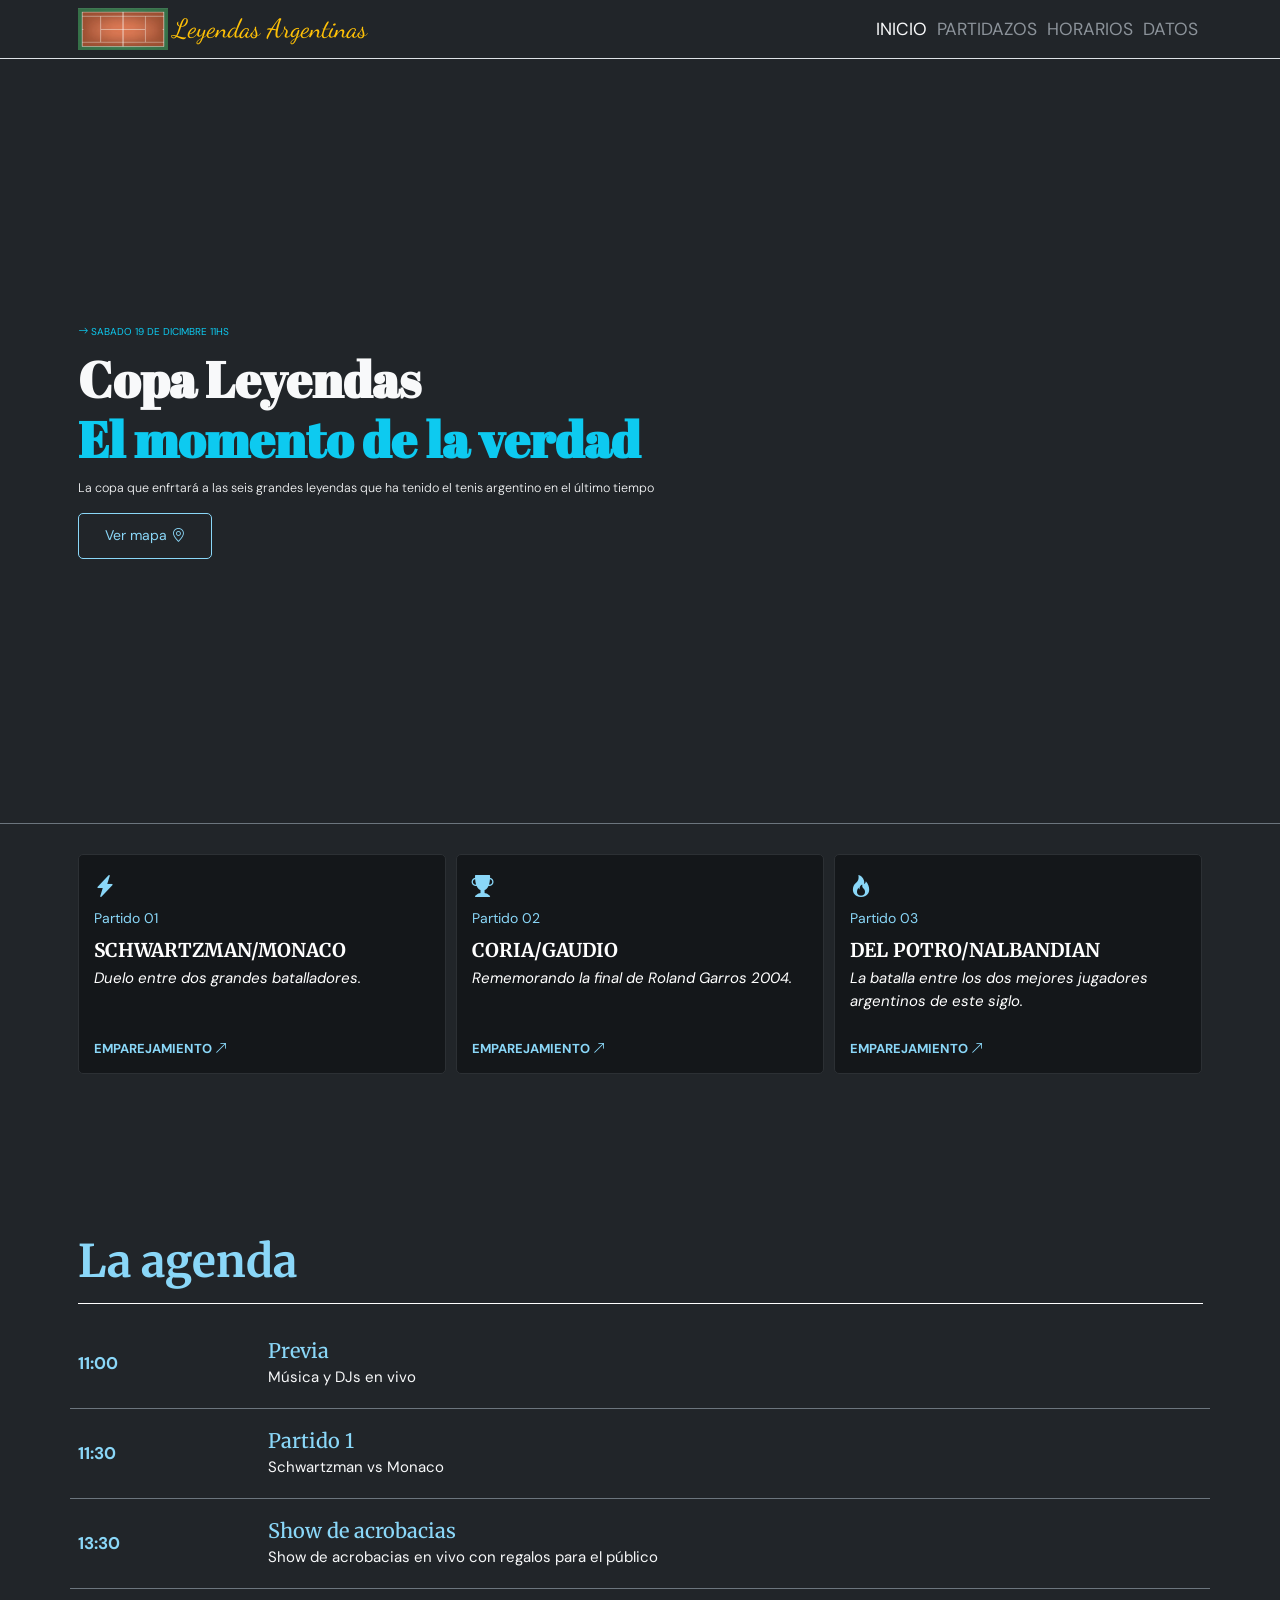
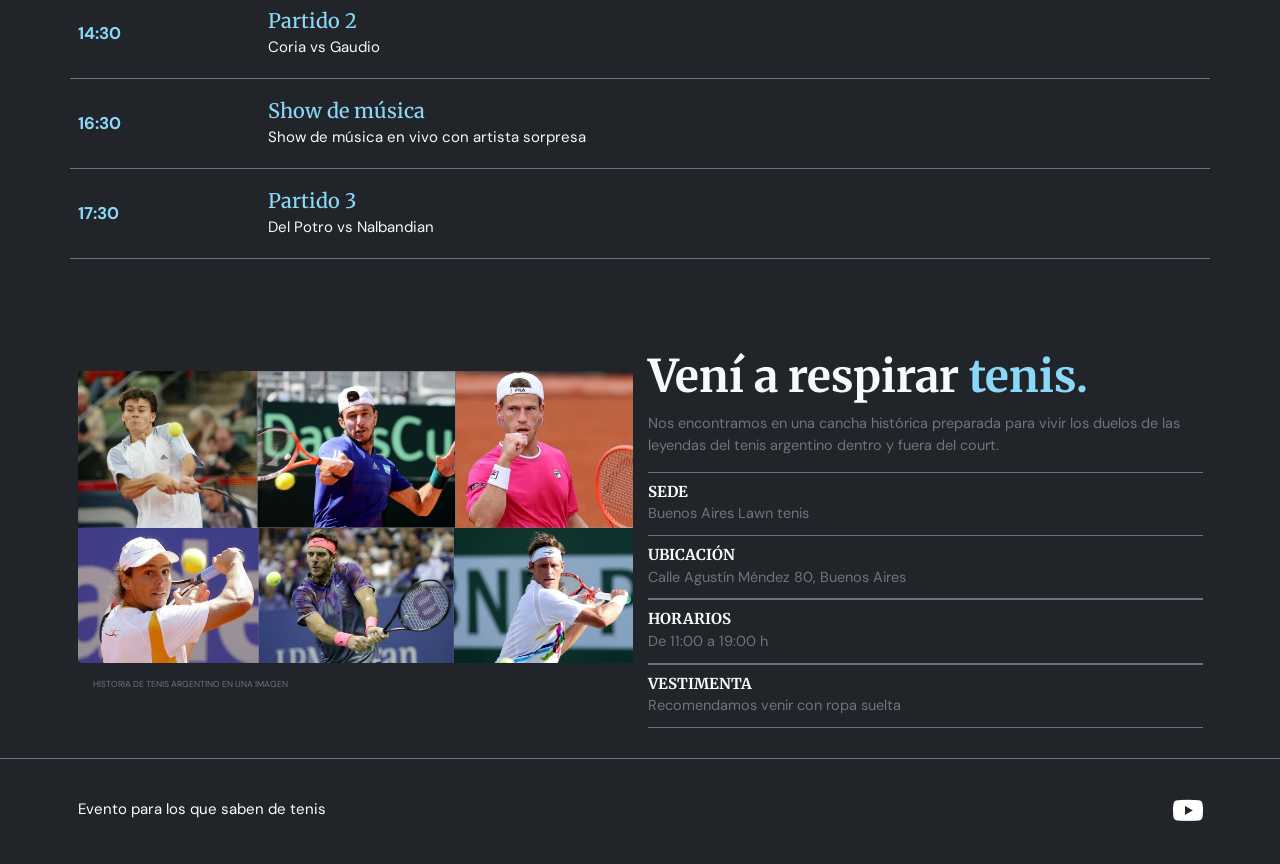
<file: index.html>
<!DOCTYPE html>
<html lang="en">
<head>
    <meta charset="UTF-8">
    <meta name="viewport" content="width=device-width, initial-scale=1.0">
    <title>Copa Leyendas</title>

    <link rel="stylesheet" href="https://cdn.jsdelivr.net/npm/bootstrap@5.3.9/dist/css/bootstrap.min.css">

   <link rel="stylesheet" href="https://cdn.jsdelivr.net/npm/bootstrap-icons@1.13.2/font/bootstrap-icons.min.css">

    <script src="https://cdn.jsdelivr.net/npm/bootstrap@5.3.9/dist/js/bootstrap.bundle.min.js"></script>



    <link rel="stylesheet" href="css/estilos.css">
</head>


<body class="bg-dark">
    <nav class=" fs-3  navbar  navbar-expand-lg navbar-dark border-bottom">

        <div class="container">
            <a  id="leyendas"  class=" text-warning navbar-brand  d-flex align-items-center gap-2" href="#">
                <img src="img/canchita.jpg" alt="Cancha de tenis de Copa Leyendas" width="90" height="42">
                Leyendas Argentinas
            </a>
            <button class="navbar-toggler" type="button" data-bs-toggle="collapse" data-bs-target="#mi-menu">
      <span class="navbar-toggler-icon"></span>
    </button>

        <div class=" collapse navbar-collapse" id="mi-menu">
          <ul class="navbar-nav ms-auto">
            <li class="nav-item">
              <a class="nav-link active text-light" href="#">Inicio</a>
            </li>
            <li class="nav-item">
                <a class="nav-link link-menu" href="#emparejamientos">Partidazos</a>
            </li>
            <li class="nav-item">
                    <a class="nav-link link-menu" href="#agenda">Horarios</a>
            </li>

            <li class="nav-item">
                    <a class="nav-link link-menu" href="#Ultimo">Datos</a>
            </li>
           
          </ul>
        </div>




        </div>
    </nav>

    <header class="d-flex align-items-center border-bottom py-5 mb-5 border-bottom border-secondary">
        <div class="container py-4 text-light">
            <p class="text-uppercase text-info"><i class="bi bi-arrow-right"></i> Sabado 19 de Dicimbre 11hs</p>
            <h1 class=" display-1 fw-bold mb-3 ">Copa Leyendas<span class="d-block text-info">El momento de la verdad</span></h1>
            <p class="lead text-light mb-0">La copa que enfrtará a las seis grandes leyendas que ha tenido el tenis argentino en el último tiempo</p>
            <a href="mapa.html" target="_blank" class="btn btn-mapa  mt-4">Ver mapa <i class="bi bi-geo-alt"></i>
    </a>
        </div>

    </header>

    <main>

        
  <section id="emparejamientos">
    <div  class="container cartas">
      <div id="partidazos" class="row g-3">
      
      </div>
    </div>
  </section>


 <section id="agenda" class="container py-5 mb-5 text-light">
  <div class="row align-items-center mb-4">
    <div class="col-12">
      <h2 class="title-agenda display-2 fw-bold border-bottom border-info pb-4 mb-0">La agenda</h2>
    </div>
  </div>

  <div class="agenda-row row align-items-center py-3 border-bottom border-secondary">
    <div class="agenda-time col-4 col-md-2 fw-bold">11:00</div>
    <div class="col-8 col-md-10">
      <h3 class="agenda-name mb-1">Previa</h3>
      <p class="agenda-desc mb-0">Música y DJs en vivo</p>
    </div>
  </div>

  <div class="agenda-row row align-items-center py-3 border-bottom border-secondary">
    <div class="agenda-time col-4 col-md-2 fw-bold">11:30</div>
    <div class="col-8 col-md-10">
      <h3 class="agenda-name mb-1">Partido 1</h3>
      <p class="agenda-desc mb-0">Schwartzman vs Monaco</p>
    </div>
  </div>

  <div class="agenda-row row align-items-center py-3 border-bottom border-secondary">
    <div class="agenda-time col-4 col-md-2 fw-bold">13:30</div>
    <div class="col-8 col-md-10">
      <h3 class="agenda-name mb-1">Show de acrobacias</h3>
      <p class="agenda-desc mb-0">Show de acrobacias en vivo con regalos para el público</p>
    </div>
  </div>

  <div class="agenda-row row align-items-center py-3 border-bottom border-secondary">
    <div class="agenda-time col-4 col-md-2 fw-bold">14:30</div>
    <div class="col-8 col-md-10">
      <h3 class="agenda-name mb-1">Partido 2</h3>
      <p class="agenda-desc mb-0">Coria vs Gaudio</p>
    </div>
  </div>

  <div class="agenda-row row align-items-center py-3 border-bottom border-secondary">
    <div class="agenda-time col-4 col-md-2 fw-bold">16:30</div>
    <div class="col-8 col-md-10">
      <h3 class="agenda-name mb-1">Show de música</h3>
      <p class="agenda-desc mb-0">Show de música en vivo con artista sorpresa</p>
    </div>
  </div>

  <div class="agenda-row row align-items-center py-3 border-bottom border-secondary">
    <div class="agenda-time col-4 col-md-2 fw-bold">17:30</div>
    <div class="col-8 col-md-10">
      <h3 class="agenda-name mb-1">Partido 3</h3>
      <p class="agenda-desc mb-0">Del Potro vs Nalbandian</p>
    </div>
  </div>
</section>

<section id="Ultimo" class=" py-5">
  <div class=" container">
    <div class="row g-4 align-items-center">
     
      <div class="col-12 col-lg-6 ">
        <img
          src="img/tenistas.jpg"
          alt="Leyendas del tenis argentino en Copa Leyendas"
          class="img-fluid rounded w-100"
        >
        <p class="text-secondary small text-uppercase p-4 mb-0">
          Historia de tenis argentino en una imagen
        </p>
      </div>

      
      <div class="col-12 col-lg-6 d-flex flex-column">
       
        <h2 class="display-2 fw-bold text-light  mb-3">
          Vení a respirar <span class="texto-cyan-200">tenis.</span>
        </h2>
        <p class="data text-secondary mb-4">
          Nos encontramos en una cancha histórica preparada para vivir los duelos de las leyendas del tenis argentino dentro y fuera del court.
        </p>

        <div class="d-flex flex-column">
          <div class=" border-top border-secondary py-3">
            <h3 class="dato-titulo fw-bold text-uppercase text-light mb-1">Sede</h3>
            <p class="data text-secondary small mb-0">Buenos Aires Lawn tenis</p>
          </div>

          <div class="border-top border-bottom border-secondary py-3">
            <h3 class="dato-titulo fw-bold text-uppercase text-light mb-1">Ubicación</h3>
            <p class="data text-secondary small mb-0">Calle Agustín Méndez 80, Buenos Aires</p>
          </div>
          <div class="border-top border-bottom border-secondary py-3">
            <h3 class="dato-titulo fw-bold text-uppercase text-light mb-1">Horarios</h3>
            <p class="data text-secondary small mb-0">De 11:00 a 19:00 h</p>
          </div>
          <div class="border-top border-bottom border-secondary py-3">
            <h3 class="dato-titulo fw-bold text-uppercase text-light mb-1">Vestimenta</h3>
            <p class="data text-secondary small mb-0">Recomendamos venir con ropa suelta</p>
          </div>
        </div>
      </div>
    </div>
  </div>
</section>


  


</main>


<footer class="py-5 border-top border-secondary">
        <div class="container">
            <div class="row align-items-center gy-3">
                <div class="col-md-6">
                    <div class="d-flex align-items-center gap-2 mb-2">
                        <span class="frase text-white">Evento para los que saben de tenis</span>
                    </div>
                   
                </div>
                <div class="col-md-6 d-flex justify-content-md-end gap-4">
                    <a href="https://www.youtube.com/c/ATPTour/videos" target="_blank" class="link-youtube"> <i class="bi bi-youtube"></i> </a>
                </div>
            </div>
        </div>
    </footer>

    <script src="js/codigo.js"></script>
</body>
</html>
</file>
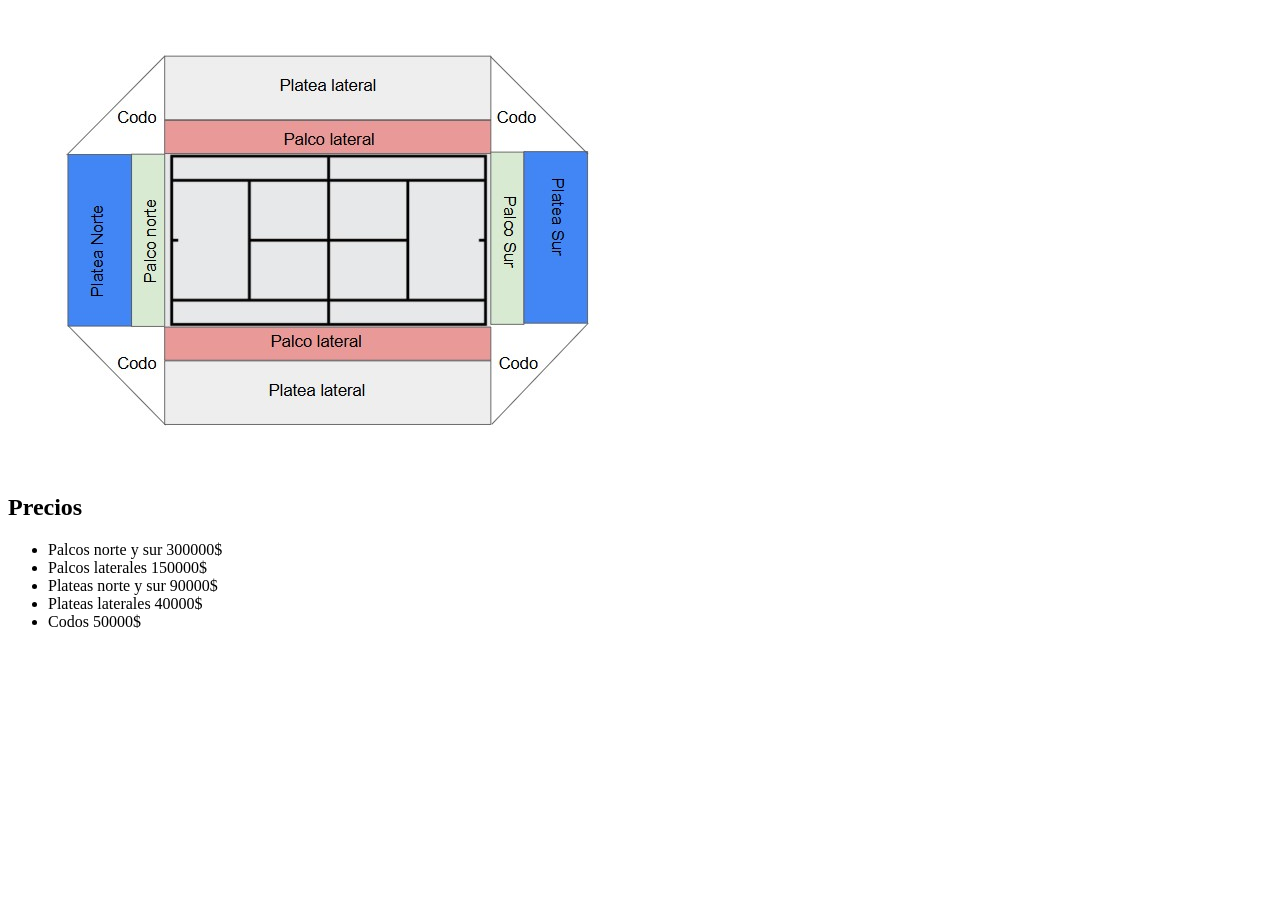
<file: mapa.html>
<!DOCTYPE html>
<html lang="en">
<head>
    <meta charset="UTF-8">
    <meta name="viewport" content="width=device-width, initial-scale=1.0">
    <title>Plano</title>
</head>
<body>
    <section>
        <div>
            <img src="img/Plano Court.jpg" alt="Plano">
        </div>
        <div>
            
            <h2>Precios</h2>

           <ul>
            <li>Palcos norte y sur  300000$</li>
            <li>Palcos laterales  150000$</li>
            <li>Plateas norte y sur  90000$</li>
            <li>Plateas laterales  40000$</li>
            <li>Codos  50000$</li>
           </ul>




        </div>



    </section>
</body>
</html>
</file>
<file: css/estilos.css>
@import url('https://fonts.googleapis.com/css2?family=Abril+Fatface&family=DM+Sans:ital,opsz,wght@0,9..40,100..1000;1,9..40,100..1000&family=Dancing+Script:wght@400..700&family=Merriweather:ital,opsz,wght@0,18..144,300..900;1,18..144,300..900&display=swap');

:root { 
    --black: #14171a;
    --grey:#2c3034;
    --sec: #8c939a;
    --celeston: #8ad7f8;
    --claro: white;
    --youtube: red;
 }

html {
    font-size: 10px;
}

#leyendas{
    font-family:"Dancing Script", cursive;
    font-size: 1.5em;
}

h1 {
    font-size: 6rem;
    font-family: "Abril Fatface", serif;
    font-weight: 400;
}

h2, h3 {
     font-family: "Merriweather", serif;
     color: var(--celeston);
}


.nav-link {
  text-transform: uppercase;
 font-size: 1em;
}

.link-menu {
  color: var(--sec);
  transition: color 0.25s ease;
}

.link-menu:hover {
  color: var(--claro);
}

header {
  min-height: 85vh;
  display: flex;
  align-items: center;
}

header .container {
  width: 100%;
}


.btn-mapa {
 background-color: transparent;
  color: var(--celeston);
  border: 0.125rem solid var(--celeston);
  border-radius: 0.5rem;
  padding: 1.15rem 2.6rem;
  font-size: 1.4rem;

}

.btn-mapa:hover {
  background-color: var(--celeston);
  color: var(--claro);
 
}

body { 
    font-family: "DM Sans", sans-serif;
}


.cartas{
    min-height: 40vh;
}


.tarjeta-duelo {
  background-color: var(--black);
  border: 1px solid var(--grey);
  transition: border-color 0.25s ease, background-color 0.25s ease;
  min-height: 220px;
}

.tarjeta-duelo:hover {
  border-color: var(--celeston);
  background-color: var(--grey);
}

.icono-duelo {
  font-size: 2.2rem;
  color: var(--celeston);
}

.numero-duelo {
  font-size: 1.4rem;
  color: var(--celeston);
}

.titulo-duelo {
  font-size: 1.9rem;
  color: var(--claro) !important;
}

.descripcion-duelo {
  font-size: 1.5rem;
  color: var(--claro);
}

.link-emparejamiento {
  font-size: 1.3rem;
  color: var(--celeston);
  transition: color 0.25s ease;
}

.link-emparejamiento:hover {
  color: var(--claro);
}

.title-agenda {
    font-family: "Merriweather", serif;
     color: var(--celeston);
     border-color: var(--claro) !important;
}

.agenda-time {
  font-size: 1.7rem;
  color: var(--celeston);
}

.agenda-name {
  font-size: 2rem;
}

.agenda-row {
  background-color: transparent;
  transition: background-color 0.25s ease;
  min-height: 10vh;
}

.agenda-row:hover {
  background-color: var(--grey);
}

.agenda-desc {
    font-size: 1.5rem;
}

#Ultimo .texto-cyan-200 {
  color: var(--celeston);
}

.dato-titulo {
  font-size: 1.5rem;
  
}


.data {
  font-size: 1.45rem;
  transition: color 0.25s ease;
  
}



.link-youtube {
  color: var(--claro);
  font-size: 3rem;
  transition: color 0.3s ease;
}

.link-youtube:hover {
  color: var(--youtube);
}
.frase {
    font-size: 1.5em;
}
</file>
